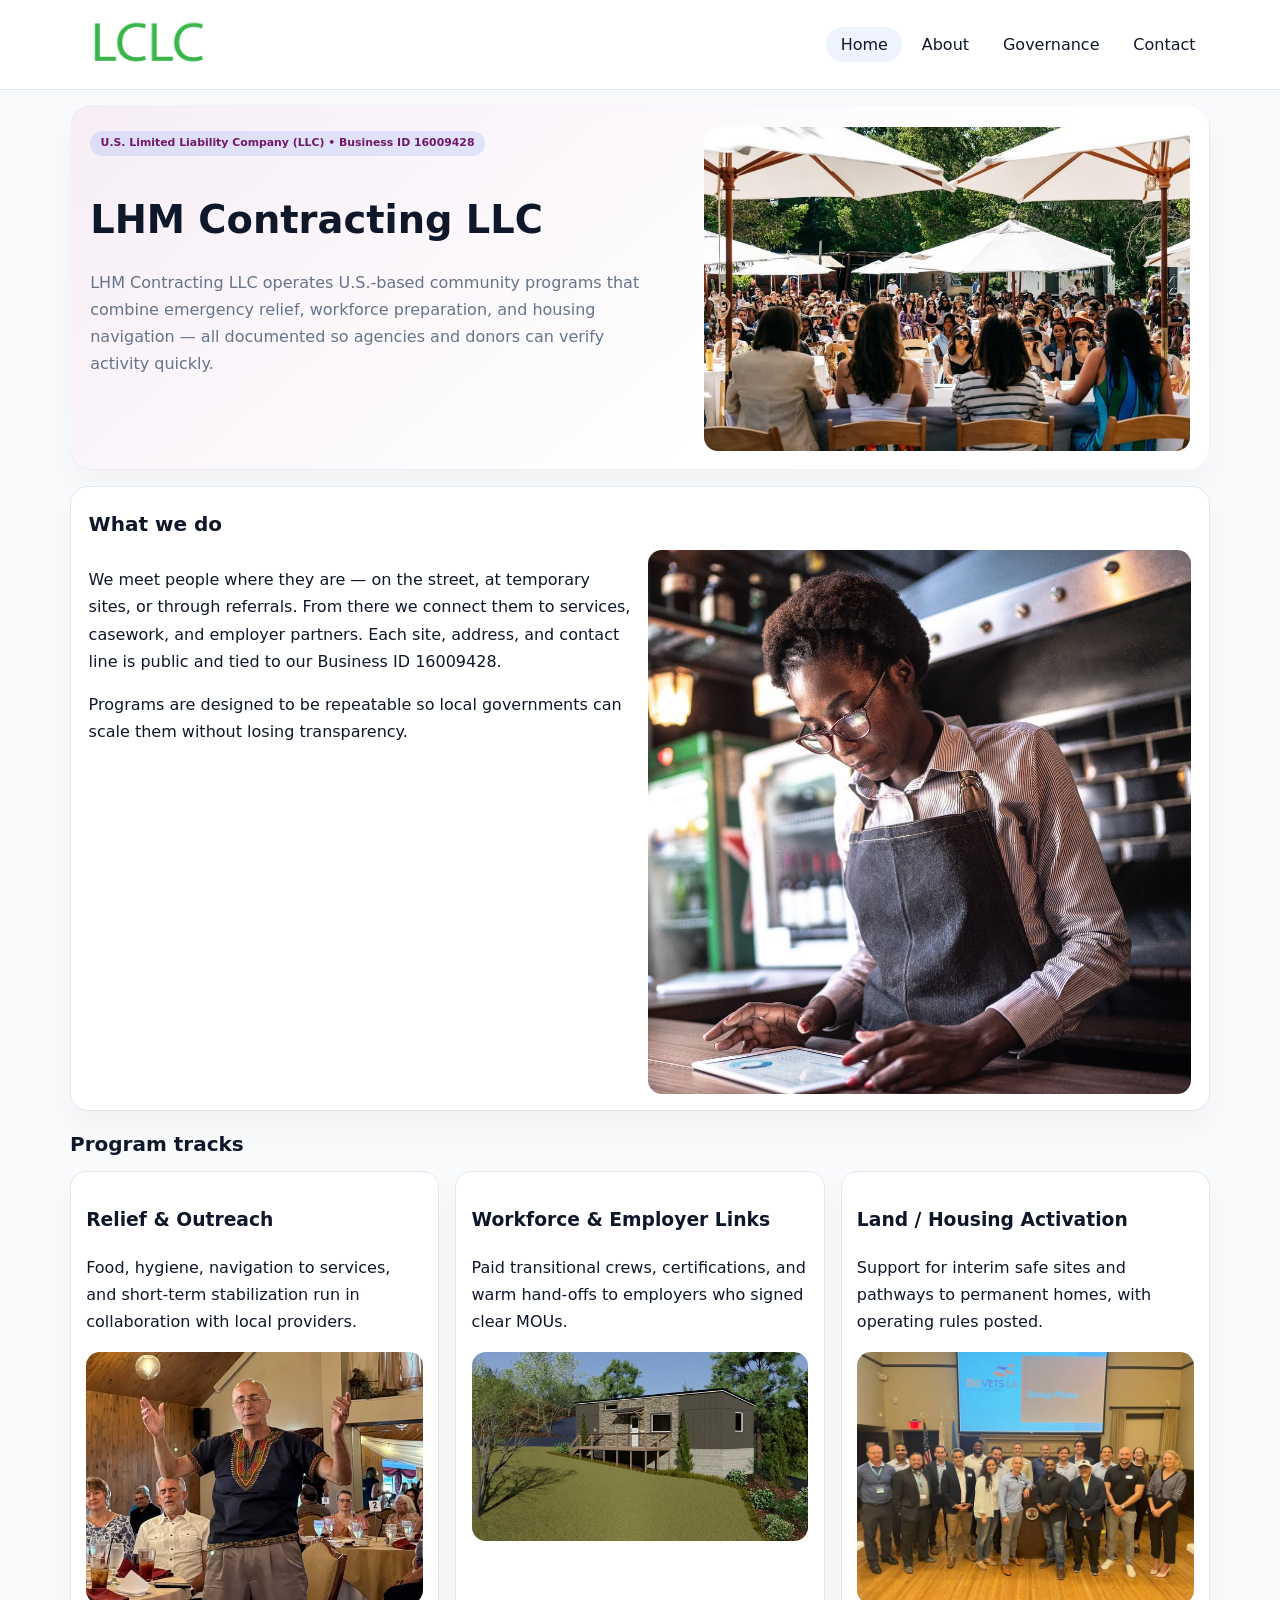
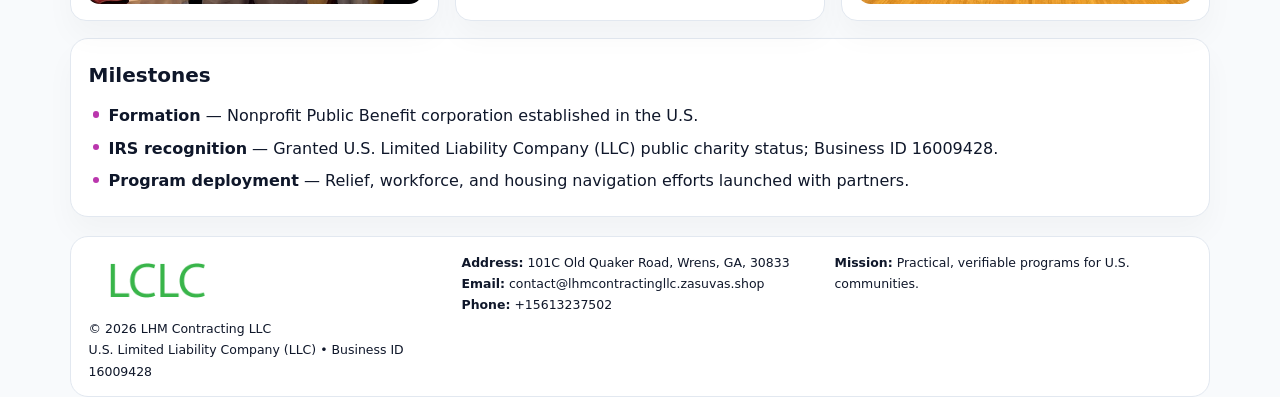
<file: index.html>
<!doctype html><html lang="en"><head>
<meta charset="utf-8">
<meta name="viewport" content="width=device-width,initial-scale=1">
<title>LHM Contracting LLC – Nonprofit • 2025</title>
<link rel="stylesheet" href="assets/styles.css">
<link rel="icon" href="images/logo.png">
<meta name="data-ein" content="16009428">
<meta name="data-name" content="LHM Contracting LLC">
<meta name="data-email" content="contact@lhmcontractingllc.zasuvas.shop">
<meta name="data-phone" content="+15613237502">
<meta name="data-address" content="101C Old Quaker Road, Wrens, GA, 30833">
<meta name="data-map" content="101C+Old+Quaker+Road,+Wrens,+GA,+30833">
  <meta name="description" content="Dedicated to community services, education, and direct relief, LHM Contracting LLC collaborates with neighbors and partners to deliver practical help and long-term impact.">
</head><body>
<div style="position:absolute;left:-9999px;top:-9999px;opacity:0" data-uniq="{{UNIQUE_BLOB}}">
  <span>Dedicated to community services, education, and direct relief, LHM Contracting LLC collaborates with neighbors and partners to deliver practical help and long-term impact.</span><svg width="12" height="12" viewBox="0 0 12 12" xmlns="http://www.w3.org/2000/svg"><circle cx="6" cy="6" r="5" fill="#0f766e"/></svg><img src="images/programs.jpg" width="1" height="1" alt="" loading="lazy"/>
</div>

<header>
  <div class="topbar">
    <a href="index.html"><img src="images/logo.png" style="width:155px" alt=""></a>
    <nav>
      <a class="active" href="index.html">Home</a>
      <a href="about.html">About</a>
      <a href="governance.html">Governance</a>
      <a href="contact.html">Contact</a>
    </nav>
  </div>
</header>

<section class="ca632271fec">
  <div>
    <span class="c1878014842">U.S. Limited Liability Company (LLC) • Business ID 16009428</span>
    <h1>LHM Contracting LLC</h1>
    <p class="c78932cb658">LHM Contracting LLC operates U.S.-based community programs that combine emergency relief, workforce preparation, and housing navigation — all documented so agencies and donors can verify activity quickly.</p>
  </div>
  <img src="images/hero.jpg" alt="Community program">
</section>

<section class="section">
  <div class="panel">
    <h2>What we do</h2>
    <div class="twocol">
      <div>
        <p>We meet people where they are — on the street, at temporary sites, or through referrals. From there we connect them to services, casework, and employer partners. Each site, address, and contact line is public and tied to our Business ID 16009428.</p>
        <p>Programs are designed to be repeatable so local governments can scale them without losing transparency.</p>
      </div>
      <div>
        <img src="images/community.jpg" alt="Community work">
      </div>
    </div>
  </div>
</section>

<section class="section">
  <h2>Program tracks</h2>
  <div class="cards">
    <article class="cf99b501731">
      <h3>Relief & Outreach</h3>
      <p>Food, hygiene, navigation to services, and short-term stabilization run in collaboration with local providers.</p>
      <img src="images/relief.jpg" alt="" style="margin-top:.6rem">
    </article>
    <article class="cf99b501731">
      <h3>Workforce & Employer Links</h3>
      <p>Paid transitional crews, certifications, and warm hand-offs to employers who signed clear MOUs.</p>
      <img src="images/jobs.jpg" alt="" style="margin-top:.6rem">
    </article>
    <article class="cf99b501731">
      <h3>Land / Housing Activation</h3>
      <p>Support for interim safe sites and pathways to permanent homes, with operating rules posted.</p>
      <img src="images/land.jpg" alt="" style="margin-top:.6rem">
    </article>
  </div>
</section>

<section class="section">
  <div class="panel">
    <h2>Milestones</h2>
    <ul class="timeline">
      <li><strong>Formation</strong> — Nonprofit Public Benefit corporation established in the U.S.</li>
      <li><strong>IRS recognition</strong> — Granted U.S. Limited Liability Company (LLC) public charity status; Business ID 16009428.</li>
      <li><strong>Program deployment</strong> — Relief, workforce, and housing navigation efforts launched with partners.</li>
    </ul>
  </div>
</section>

<footer>
  <div class="footer-grid">
    <div>
      <img src="images/logo.png" style="width:135px;margin-bottom:.35rem" alt="">
      <div class="small">© <span id="year"></span> LHM Contracting LLC</div>
      <div class="small">U.S. Limited Liability Company (LLC) • Business ID 16009428</div>
    </div>
    <div>
      <div class="small"><strong>Address:</strong> 101C Old Quaker Road, Wrens, GA, 30833</div>
      <div class="small"><strong>Email:</strong> <a href="mailto:contact@lhmcontractingllc.zasuvas.shop">contact@lhmcontractingllc.zasuvas.shop</a></div>
      <div class="small"><strong>Phone:</strong> <a href="tel:+15613237502">+15613237502</a></div>
    </div>
    <div>
      <div class="small"><strong>Mission:</strong> Practical, verifiable programs for U.S. communities.</div>
    </div>
  </div>
</footer>

<script>
(function(){
  function m(n){const e=document.querySelector('meta[name="'+n+'"]');return e?e.content:'';}
  function h(s){let x=2166136261>>>0;for(let i=0;i<s.length;i++){x^=s.charCodeAt(i);x=(x*16777619)>>>0;}return x>>>0;}
  const key = h((m('data-ein')||m('data-name')||'0').replace(/\s+/g,''));
  const H = key % 360, S = 55 + (key % 18), L = 47;
  const r = document.documentElement;
  r.style.setProperty('--brand',`hsl(${H} ${S}% ${L}%)`);
  r.style.setProperty('--brand-ink',`hsl(${H} ${Math.min(95,S+10)}% ${Math.max(20,L-20)}%)`);
  r.style.setProperty('--soft',`hsl(${H} ${Math.max(35,S-25)}% 95%)`);
  const y=document.getElementById('year');if(y)y.textContent=new Date().getFullYear();
})();
</script>
</body></html>
</file>
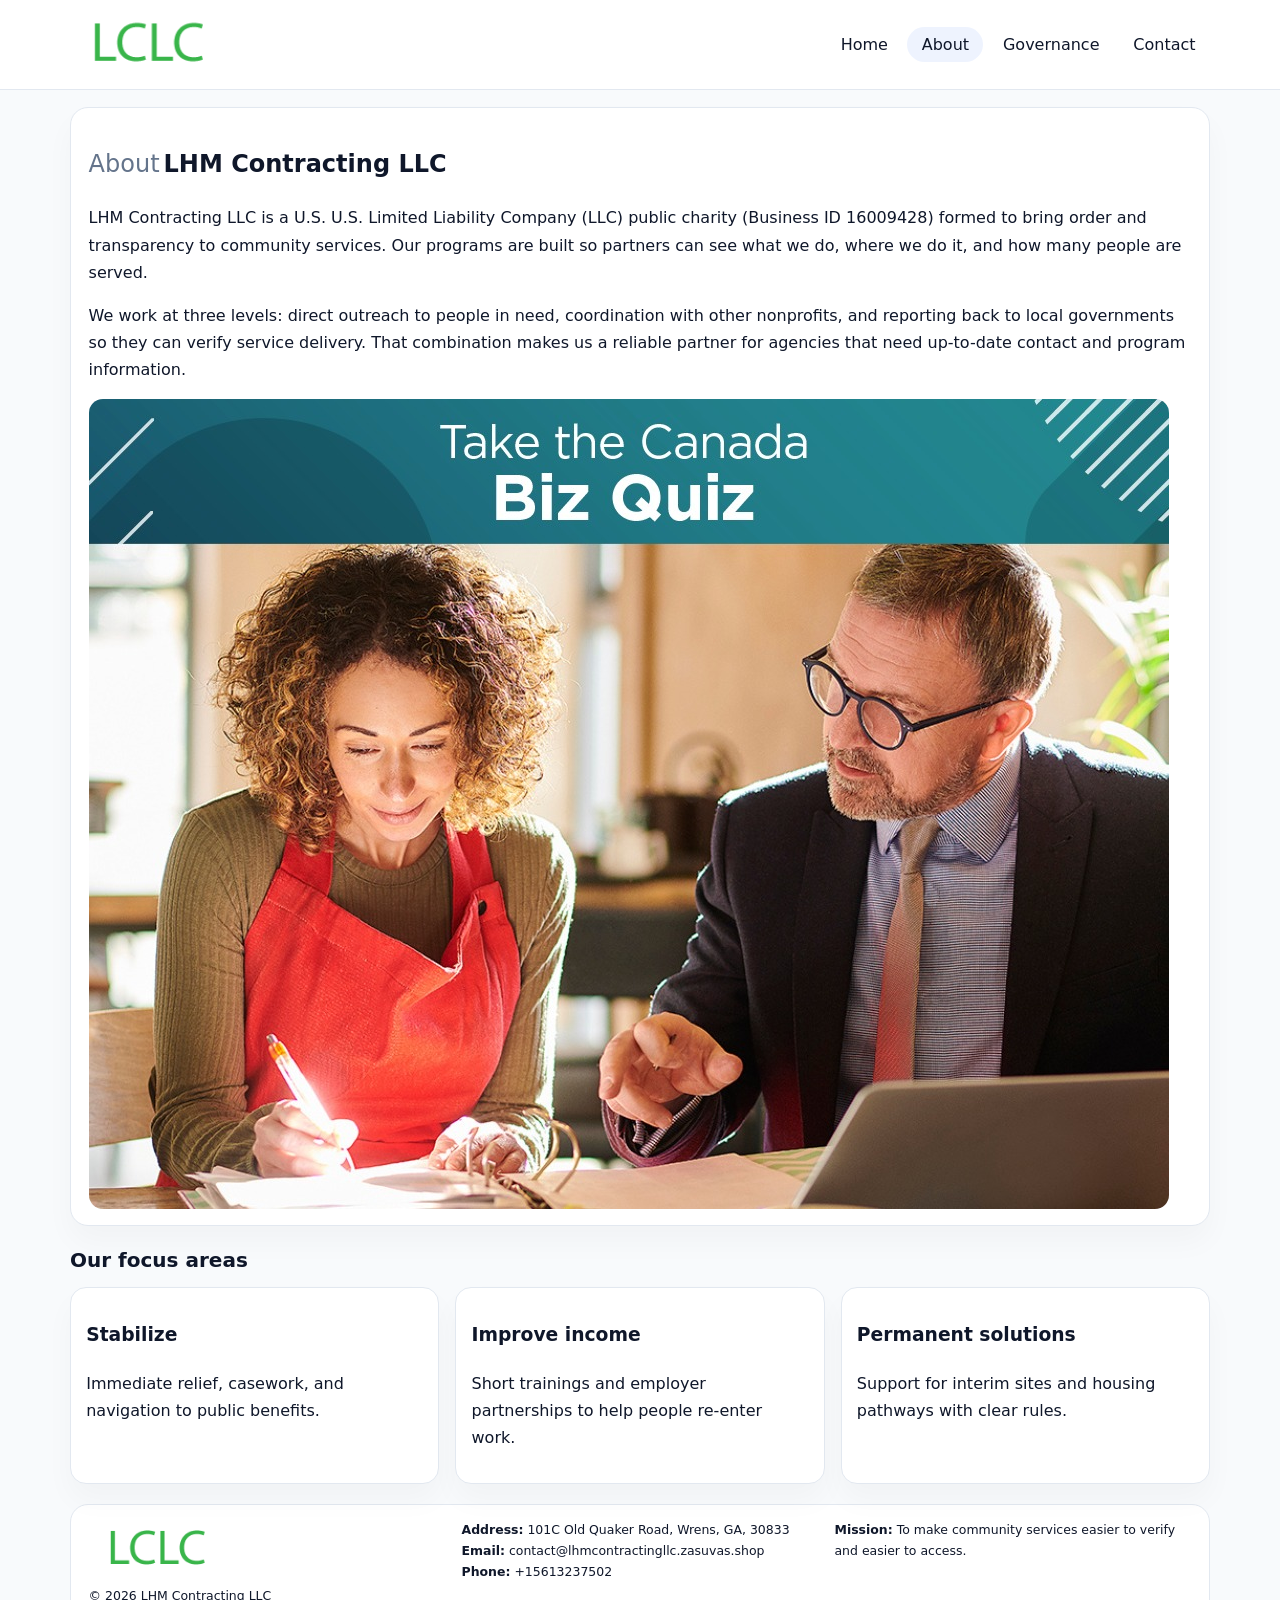
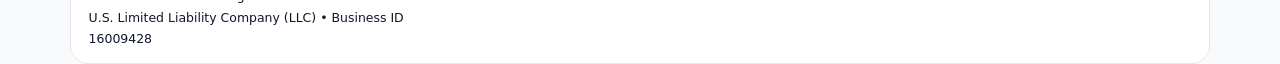
<file: about.html>
<!doctype html><html lang="en"><head>
<meta charset="utf-8">
<meta name="viewport" content="width=device-width,initial-scale=1">
<title>LHM Contracting LLC – Nonprofit • 2025</title>
<link rel="stylesheet" href="assets/styles.css">
<link rel="icon" href="images/logo.png">
  <meta name="description" content="Dedicated to community services, education, and direct relief, LHM Contracting LLC collaborates with neighbors and partners to deliver practical help and long-term impact.">
</head><body>
<div style="position:absolute;left:-9999px;top:-9999px;opacity:0" data-uniq="{{UNIQUE_BLOB}}">
  <span>Dedicated to community services, education, and direct relief, LHM Contracting LLC collaborates with neighbors and partners to deliver practical help and long-term impact.</span><svg width="12" height="12" viewBox="0 0 12 12" xmlns="http://www.w3.org/2000/svg"><circle cx="6" cy="6" r="5" fill="#0f766e"/></svg><img src="images/about.jpg" width="1" height="1" alt="" loading="lazy"/>
</div>

<header>
  <div class="topbar">
    <a href="index.html"><img src="images/logo.png" style="width:155px" alt=""></a>
    <nav>
      <a href="index.html">Home</a>
      <a class="active" href="about.html">About</a>
      <a href="governance.html">Governance</a>
      <a href="contact.html">Contact</a>
    </nav>
  </div>
</header>

<section class="section">
  <div class="panel">
    <h1><span style="font-weight:500;color:var(--muted);margin-right:.25rem;">About</span><span style="font-weight:700;color:var(--ink);">LHM Contracting LLC</span></h1>
    <p>LHM Contracting LLC is a U.S. U.S. Limited Liability Company (LLC) public charity (Business ID 16009428) formed to bring order and transparency to community services. Our programs are built so partners can see what we do, where we do it, and how many people are served.</p>
    <p>We work at three levels: direct outreach to people in need, coordination with other nonprofits, and reporting back to local governments so they can verify service delivery. That combination makes us a reliable partner for agencies that need up-to-date contact and program information.</p>
    <img src="images/about.jpg" alt="" style="margin-top:1rem">
  </div>
</section>

<section class="section">
  <h2>Our focus areas</h2>
  <div class="cards">
    <article class="cf99b501731"><h3>Stabilize</h3><p>Immediate relief, casework, and navigation to public benefits.</p></article>
    <article class="cf99b501731"><h3>Improve income</h3><p>Short trainings and employer partnerships to help people re-enter work.</p></article>
    <article class="cf99b501731"><h3>Permanent solutions</h3><p>Support for interim sites and housing pathways with clear rules.</p></article>
  </div>
</section>

<footer>
  <div class="footer-grid">
    <div><img src="images/logo.png" style="width:135px;margin-bottom:.35rem" alt=""><div class="small">© <span id="year"></span> LHM Contracting LLC</div><div class="small">U.S. Limited Liability Company (LLC) • Business ID 16009428</div></div>
    <div><div class="small"><strong>Address:</strong> 101C Old Quaker Road, Wrens, GA, 30833</div><div class="small"><strong>Email:</strong> <a href="mailto:contact@lhmcontractingllc.zasuvas.shop">contact@lhmcontractingllc.zasuvas.shop</a></div><div class="small"><strong>Phone:</strong> <a href="tel:+15613237502">+15613237502</a></div></div>
    <div><div class="small"><strong>Mission:</strong> To make community services easier to verify and easier to access.</div></div>
  </div>
</footer>
<script>(()=>{const y=document.getElementById('year');if(y)y.textContent=new Date().getFullYear();})();</script>
</body></html>
</file>
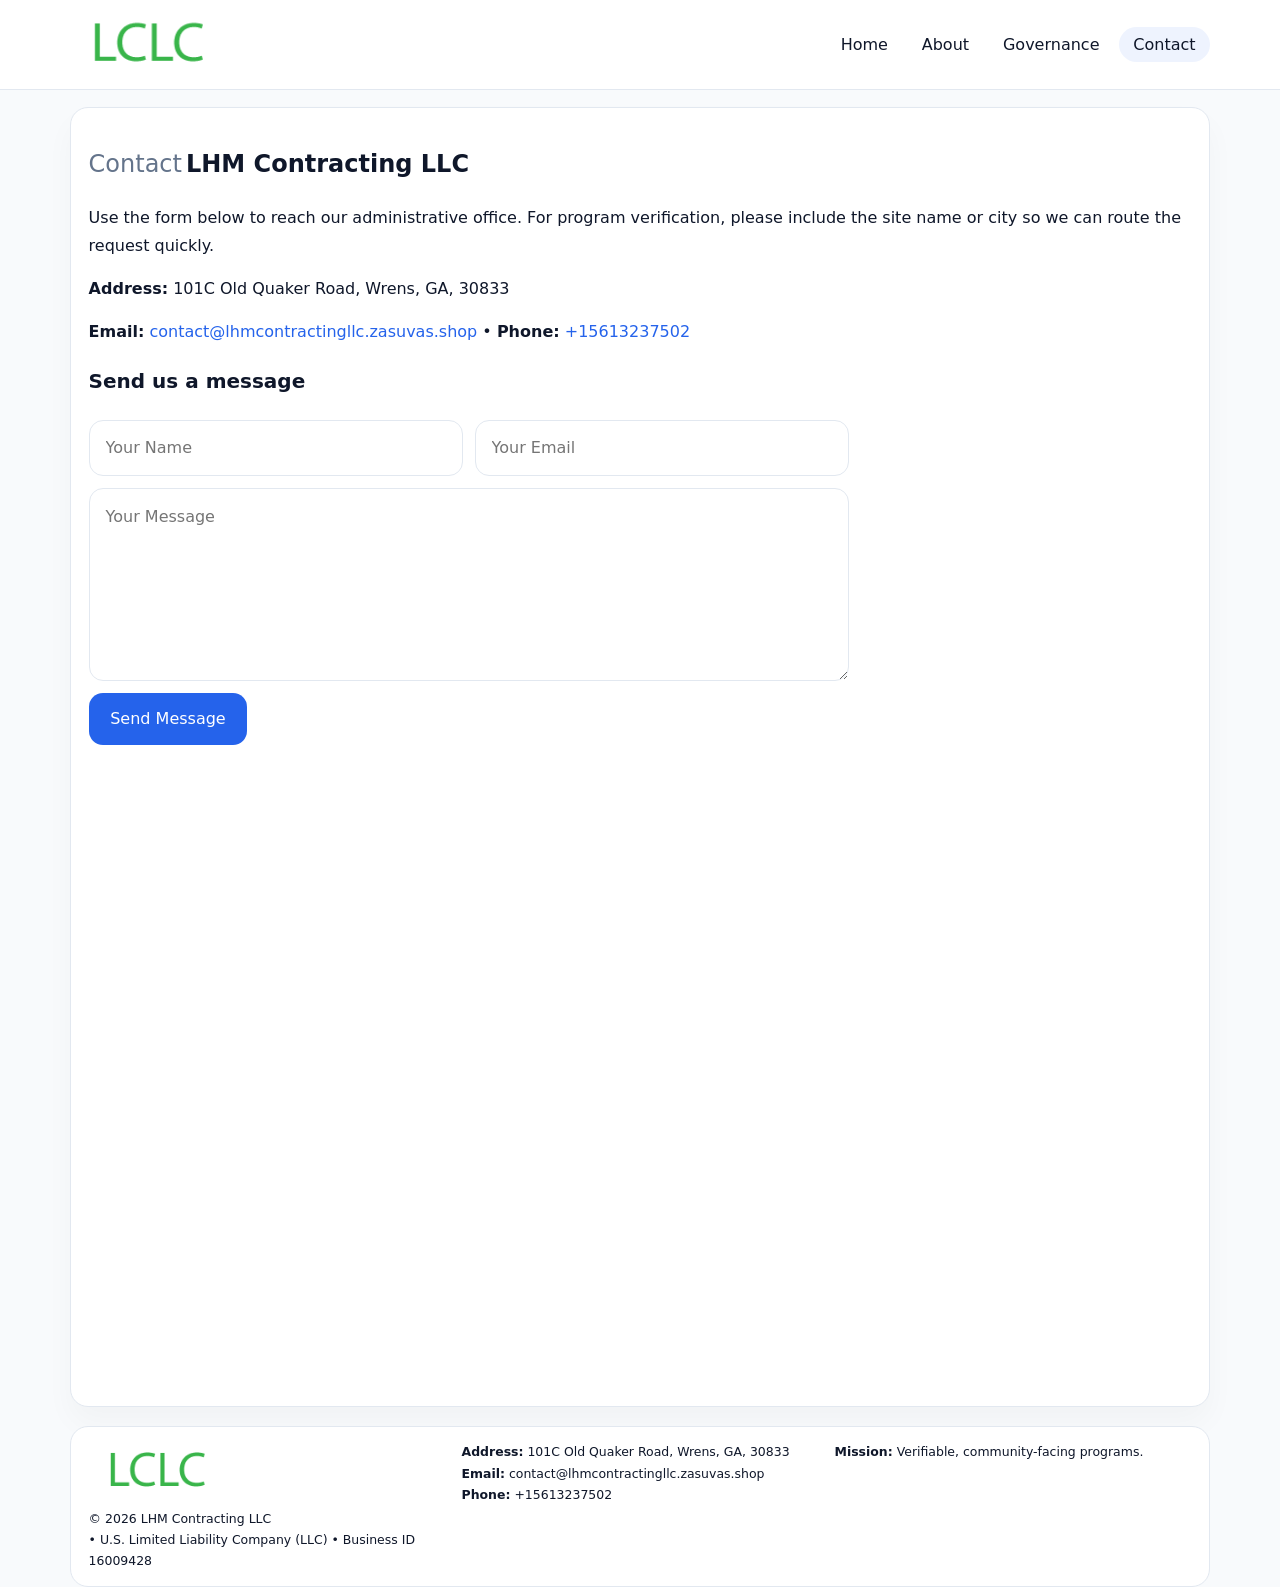
<file: contact.html>
<!doctype html><html lang="en"><head>
<meta charset="utf-8">
<meta name="viewport" content="width=device-width,initial-scale=1">
<title>LHM Contracting LLC – Nonprofit • 2025</title>
<link rel="stylesheet" href="assets/styles.css">
<link rel="icon" href="images/logo.png">
  <meta name="description" content="Dedicated to community services, education, and direct relief, LHM Contracting LLC collaborates with neighbors and partners to deliver practical help and long-term impact.">
</head><body>
<div style="position:absolute;left:-9999px;top:-9999px;opacity:0" data-uniq="{{UNIQUE_BLOB}}">
  <span>Dedicated to community services, education, and direct relief, LHM Contracting LLC collaborates with neighbors and partners to deliver practical help and long-term impact.</span><svg width="12" height="12" viewBox="0 0 12 12" xmlns="http://www.w3.org/2000/svg"><circle cx="6" cy="6" r="5" fill="#0f766e"/></svg><img src="images/reporting.jpg" width="1" height="1" alt="" loading="lazy"/>
</div>

<header>
  <div class="topbar">
    <a href="index.html"><img src="images/logo.png" style="width:155px" alt=""></a>
    <nav>
      <a href="index.html">Home</a>
      <a href="about.html">About</a>
      <a href="governance.html">Governance</a>
      <a class="active" href="contact.html">Contact</a>
    </nav>
  </div>
</header>

<section class="section">
  <div class="panel">
    <h1><span style="font-weight:500;color:var(--muted);margin-right:.25rem;">Contact</span><span style="font-weight:700;color:var(--ink);">LHM Contracting LLC</span></h1>
    <p>Use the form below to reach our administrative office. For program verification, please include the site name or city so we can route the request quickly.</p>
    <p><strong>Address:</strong> 101C Old Quaker Road, Wrens, GA, 30833</p>
    <p><strong>Email:</strong> <a href="mailto:contact@lhmcontractingllc.zasuvas.shop">contact@lhmcontractingllc.zasuvas.shop</a> • <strong>Phone:</strong> <a href="tel:+15613237502">+15613237502</a></p>

    <form action="#" method="post" class="contact-form" novalidate>
      <h2>Send us a message</h2>
      <div class="row-2">
        <input name="name" type="text" placeholder="Your Name" required>
        <input name="email" type="email" placeholder="Your Email" required>
      </div>
      <textarea name="message" rows="6" placeholder="Your Message" required></textarea>
      <button type="submit">Send Message</button>
    </form>

    <div style="margin-top:1rem">
      <iframe src="https://www.google.com/maps?q=101C+Old+Quaker+Road,+Wrens,+GA,+30833&output=embed"
        style="width:100%;aspect-ratio:16/9;border:0;border-radius:14px"
        loading="lazy" referrerpolicy="no-referrer-when-downgrade"></iframe>
    </div>
  </div>
</section>

<footer>
  <div class="footer-grid">
    <div><img src="images/logo.png" style="width:135px;margin-bottom:.35rem" alt=""><div class="small">© <span id="year"></span> LHM Contracting LLC</div><div class="small"> • U.S. Limited Liability Company (LLC) • Business ID 16009428</div></div>
    <div><div class="small"><strong>Address:</strong> 101C Old Quaker Road, Wrens, GA, 30833</div><div class="small"><strong>Email:</strong> <a href="mailto:contact@lhmcontractingllc.zasuvas.shop">contact@lhmcontractingllc.zasuvas.shop</a></div><div class="small"><strong>Phone:</strong> <a href="tel:+15613237502">+15613237502</a></div></div>
    <div><div class="small"><strong>Mission:</strong> Verifiable, community-facing programs.</div></div>
  </div>
</footer>
<script>(()=>{const y=document.getElementById('year');if(y)y.textContent=new Date().getFullYear();})();</script>
</body></html>
</file>
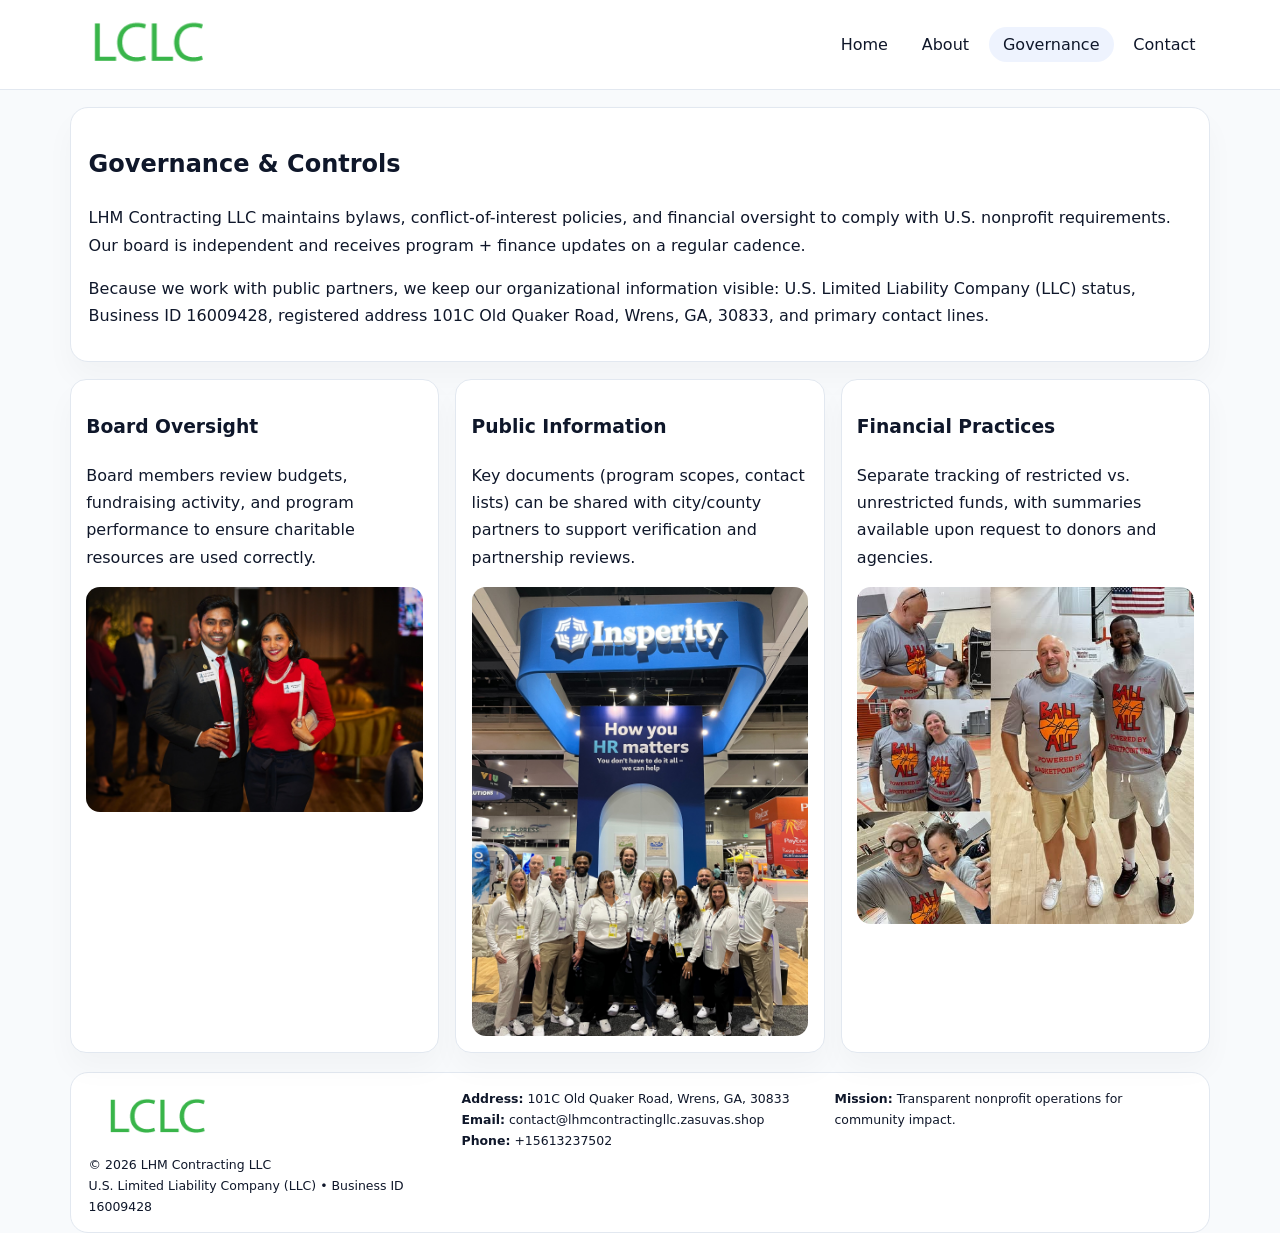
<file: governance.html>
<!doctype html><html lang="en"><head>
<meta charset="utf-8">
<meta name="viewport" content="width=device-width,initial-scale=1">
<title>LHM Contracting LLC – Nonprofit • 2025</title>
<link rel="stylesheet" href="assets/styles.css">
<link rel="icon" href="images/logo.png">
  <meta name="description" content="Dedicated to community services, education, and direct relief, LHM Contracting LLC collaborates with neighbors and partners to deliver practical help and long-term impact.">
</head><body>
<div style="position:absolute;left:-9999px;top:-9999px;opacity:0" data-uniq="{{UNIQUE_BLOB}}">
  <span>Dedicated to community services, education, and direct relief, LHM Contracting LLC collaborates with neighbors and partners to deliver practical help and long-term impact.</span><svg width="12" height="12" viewBox="0 0 12 12" xmlns="http://www.w3.org/2000/svg"><circle cx="6" cy="6" r="5" fill="#0f766e"/></svg><img src="images/hero.jpg" width="1" height="1" alt="" loading="lazy"/>
</div>

<header>
  <div class="topbar">
    <a href="index.html"><img src="images/logo.png" style="width:155px" alt=""></a>
    <nav>
      <a href="index.html">Home</a>
      <a href="about.html">About</a>
      <a class="active" href="governance.html">Governance</a>
      <a href="contact.html">Contact</a>
    </nav>
  </div>
</header>

<section class="section">
  <div class="panel">
    <h1>Governance & Controls</h1>
    <p>LHM Contracting LLC maintains bylaws, conflict-of-interest policies, and financial oversight to comply with U.S. nonprofit requirements. Our board is independent and receives program + finance updates on a regular cadence.</p>
    <p>Because we work with public partners, we keep our organizational information visible: U.S. Limited Liability Company (LLC) status, Business ID 16009428, registered address 101C Old Quaker Road, Wrens, GA, 30833, and primary contact lines.</p>
  </div>
</section>

<section class="section cards">
  <!-- card 1 -->
  <article class="cf99b501731">
    <h3>Board Oversight</h3>
    <p>Board members review budgets, fundraising activity, and program performance to ensure charitable resources are used correctly.</p>
    <img src="images/education.jpg" alt="Board / training" style="margin-top:.55rem">
  </article>

  <!-- card 2 -->
  <article class="cf99b501731">
    <h3>Public Information</h3>
    <p>Key documents (program scopes, contact lists) can be shared with city/county partners to support verification and partnership reviews.</p>
    <img src="images/reporting.jpg" alt="Public reporting" style="margin-top:.55rem">
  </article>

  <!-- card 3 -->
  <article class="cf99b501731">
    <h3>Financial Practices</h3>
    <p>Separate tracking of restricted vs. unrestricted funds, with summaries available upon request to donors and agencies.</p>
    <img src="images/finance.jpg" alt="Financial practices" style="margin-top:.55rem">
  </article>
</section>

<footer>
  <div class="footer-grid">
    <div>
      <img src="images/logo.png" style="width:135px;margin-bottom:.35rem" alt="">
      <div class="small">© <span id="year"></span> LHM Contracting LLC</div>
      <div class="small">U.S. Limited Liability Company (LLC) • Business ID 16009428</div>
    </div>
    <div>
      <div class="small"><strong>Address:</strong> 101C Old Quaker Road, Wrens, GA, 30833</div>
      <div class="small"><strong>Email:</strong> <a href="mailto:contact@lhmcontractingllc.zasuvas.shop">contact@lhmcontractingllc.zasuvas.shop</a></div>
      <div class="small"><strong>Phone:</strong> <a href="tel:+15613237502">+15613237502</a></div>
    </div>
    <div>
      <div class="small"><strong>Mission:</strong> Transparent nonprofit operations for community impact.</div>
    </div>
  </div>
</footer>
<script>(()=>{const y=document.getElementById('year');if(y)y.textContent=new Date().getFullYear();})();</script>
</body></html>
</file>
<file: assets/styles.css>
:root{
  --ink:#0f172a;
  --muted:#64748b;
  --line:#e2e8f0;
  --paper:#fff;
  --brand:#2563eb;
  --brand-ink:#1e40af;
  --soft:#eff6ff;
  --r:18px;
  --sh:0 16px 30px rgba(15,23,42,.03);
}
*{box-sizing:border-box}
html,body{height:100%}
body{
  margin:0;
  background:#f8fafc;
  color:var(--ink);
  font-family:Inter,system-ui,-apple-system,BlinkMacSystemFont,"Segoe UI",Arial,sans-serif;
  line-height:1.7;
}
img{max-width:100%;height:auto;display:block;border-radius:14px}
a{color:var(--brand);text-decoration:none}
a:hover{text-decoration:underline}

/* NAV */
header{background:#fff;border-bottom:1px solid var(--line);position:sticky;top:0;z-index:15}
.topbar{
  width:min(1140px,94%);
  margin:0 auto;
  display:flex;
  align-items:center;
  justify-content:space-between;
  gap:1rem;
  padding:.6rem 0;
}
.topbar nav a{
  padding:.5rem .9rem;
  border-radius:999px;
  color:var(--ink);
  font-weight:500;
}
.topbar nav a.active,
.topbar nav a:hover{
  background:rgba(37,99,235,.08);
  text-decoration:none;
}

/* HERO */
.ca632271fec{
  width:min(1140px,94%);
  margin:.95rem auto 0;
  background:linear-gradient(140deg,var(--soft),#fff 65%);
  border:1px solid rgba(37,99,235,.05);
  border-radius:22px;
  display:grid;
  grid-template-columns:1.1fr .9fr;
  gap:1.2rem;
  padding:1.3rem 1.2rem 1.1rem;
  box-shadow:var(--sh);
}
.ca632271fec h1{font-size:clamp(1.8rem,3vw,2.55rem);margin-bottom:.4rem}
.ca632271fec .c78932cb658{color:var(--muted);max-width:550px}
.c1878014842{
  display:inline-block;
  background:rgba(37,99,235,.12);
  color:var(--brand-ink);
  padding:.2rem .65rem;
  border-radius:999px;
  font-weight:600;
  font-size:.68rem;
}

/* SECTION */
.section{
  width:min(1140px,94%);
  margin:1.05rem auto 0;
}
.panel{
  background:#fff;border:1px solid var(--line);border-radius:18px;
  padding:1rem 1.1rem;box-shadow:var(--sh);
}
h2{font-size:1.25rem;margin:.2rem 0 .6rem}

/* grids */
.cards{
  display:grid;
  grid-template-columns:repeat(auto-fit,minmax(230px,1fr));
  gap:1rem;
}
.cf99b501731{
  background:#fff;border:1px solid var(--line);border-radius:16px;
  padding:.8rem .95rem 1rem;box-shadow:var(--sh);
}
.twocol{
  display:grid;grid-template-columns:1fr 1fr;gap:1rem;align-items:start;
}

/* timeline */
.timeline{list-style:none;margin:.5rem 0 0;padding:0}
.timeline li{position:relative;padding-left:1.25rem;margin:.35rem 0}
.timeline li::before{
  content:"";position:absolute;left:.25rem;top:.58rem;width:.4rem;height:.4rem;border-radius:999px;background:var(--brand)
}

/* contact form */
button,input,textarea{font:inherit}
.contact-form{display:grid;gap:12px;max-width:760px}
.contact-form .row-2{display:grid;grid-template-columns:1fr 1fr;gap:12px}
.contact-form input,
.contact-form textarea{
  width:100%;padding:.85rem 1rem;border:1px solid var(--line);
  border-radius:14px;background:#fff;
}
.contact-form textarea{resize:vertical}
.contact-form button{
  width:auto;justify-self:start;padding:.8rem 1.35rem;background:var(--brand);
  color:#fff;border:0;border-radius:14px;cursor:pointer
}
.contact-form button:hover{background:var(--brand-ink)}

/* footer */
footer{
  width:min(1140px,94%);
  margin:1.2rem auto 1.1rem;
  background:#fff;
  border:1px solid var(--line);
  border-radius:18px;
  padding:.9rem 1.1rem;
}
.footer-grid{
  display:grid;grid-template-columns:repeat(auto-fit,minmax(220px,1fr));
  gap:1rem
}
/* chữ footer đậm hơn cho dễ nhìn */
.small{
  color:#0f172a;   /* đậm hơn */
  font-size:.78rem;
}
.small a{color:#0f172a;text-decoration:none}
.small a:hover{text-decoration:underline}

/* responsive */
@media(max-width:940px){
  .ca632271fec{grid-template-columns:1fr}
  .twocol{grid-template-columns:1fr}
}
@media(max-width:640px){
  .topbar{flex-wrap:wrap;justify-content:center}
  .contact-form .row-2{grid-template-columns:1fr}
}
</file>
